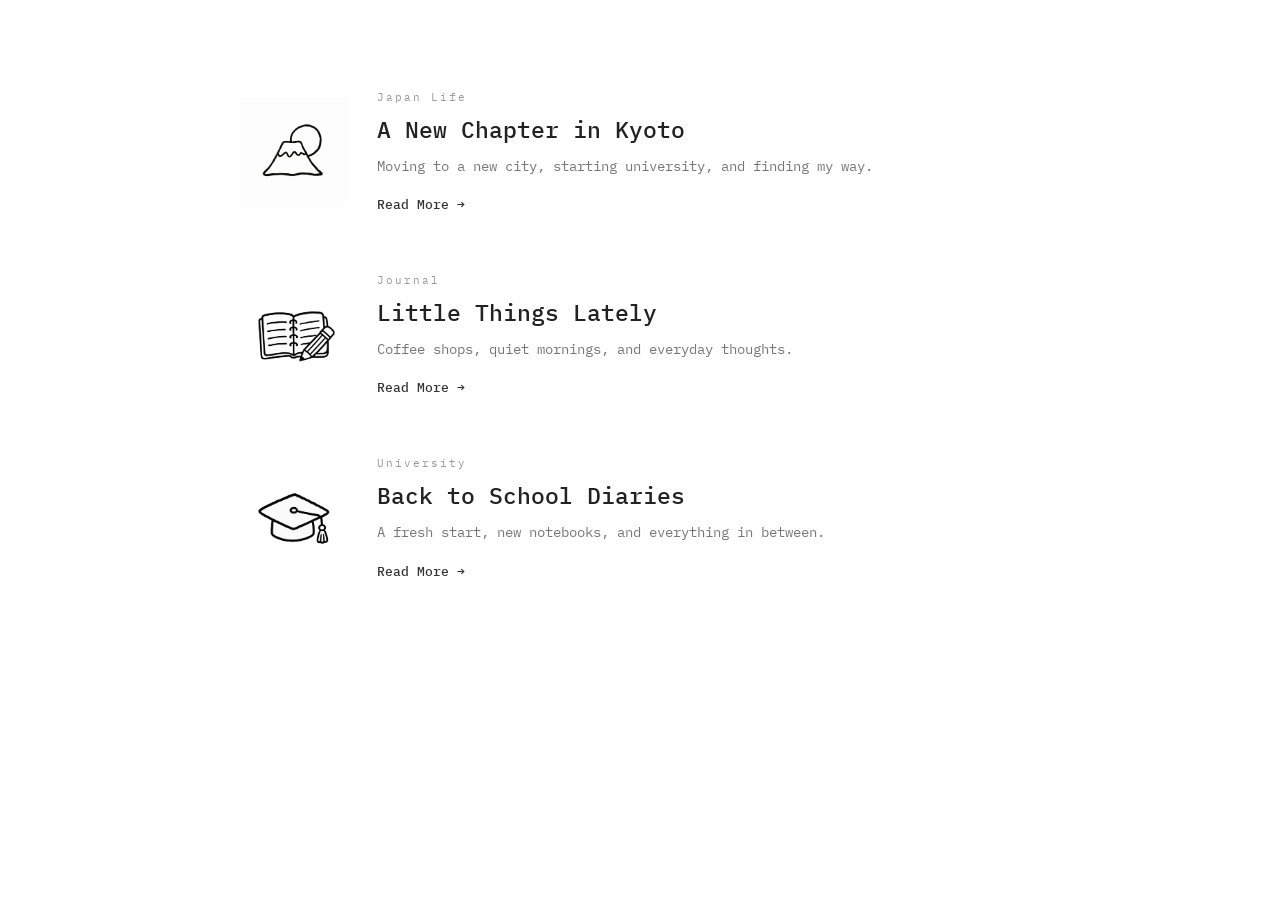
<file: index.html>
<!DOCTYPE html>
<html lang="en">
<head>
  <meta charset="UTF-8">
  <meta name="viewport" content="width=device-width, initial-scale=1.0">

  <title>Jabrieya | Personal Blog</title>

  <!-- IBM PLEX MONO FONT -->
  <link rel="preconnect" href="https://fonts.googleapis.com">
  <link rel="preconnect" href="https://fonts.gstatic.com" crossorigin>
  <link href="https://fonts.googleapis.com/css2?family=IBM+Plex+Mono:wght@400;500;600&display=swap" rel="stylesheet">

  <style>
    /* GENERAL STYLING */
    * {
      box-sizing: border-box;
    }

    body {
      margin: 0;
      background: #ffffff;
      color: #222222;
      font-family: 'IBM Plex Mono', monospace;
    }

    /* BLOG SECTION */
    .blog-posts {
      width: 100%;
      max-width: 850px;
      margin: 60px auto;
      padding: 0 24px;
    }

    /* INDIVIDUAL BLOG POSTS */
    .blog-post {
      display: flex;
      align-items: center;
      gap: 28px;
      padding: 30px 0;
    }

    /* POST ICONS */
    .post-icon {
      width: 110px;
      height: 110px;
      object-fit: contain;
      flex-shrink: 0;
    }

    /* POST CONTENT */
    .post-content {
      flex: 1;
      min-width: 0;
    }

    .post-category {
      display: block;
      font-size: 11px;
      letter-spacing: 2px;
      color: #999999;
      margin-bottom: 10px;
    }

    .post-content h2 {
      font-size: 23px;
      font-weight: 500;
      margin: 0 0 10px;
    }

    .post-content p {
      font-size: 14px;
      line-height: 1.8;
      color: #777777;
      margin: 0 0 14px;
    }

    /* READ MORE LINKS */
    .read-more {
      display: inline-flex;
      align-items: center;
      gap: 8px;
      font-family: inherit;
      font-size: 13px;
      font-weight: 500;
      color: #333333;
      text-decoration: none;
      transition: gap 0.2s ease;
    }

    .read-more:hover {
      gap: 15px;
    }

    .read-more:focus-visible {
      outline: 2px solid #333333;
      outline-offset: 4px;
    }

    /* MOBILE LAYOUT */
    @media (max-width: 600px) {
      .blog-posts {
        margin: 30px auto;
        padding: 0 18px;
      }

      .blog-post {
        gap: 16px;
        padding: 24px 0;
      }

      .post-icon {
        width: 75px;
        height: 75px;
      }

      .post-content h2 {
        font-size: 18px;
      }

      .post-content p {
        font-size: 13px;
      }
    }
  </style>
</head>

<body>

  <main>
    <section class="blog-posts">

      <!-- BLOG POST 1 -->
      <article class="blog-post">
        <img
          src="assets/japan.png"
          alt=""
          class="post-icon"
        >

        <div class="post-content">
          <span class="post-category">Japan Life</span>

          <h2>A New Chapter in Kyoto</h2>

          <p>
            Moving to a new city, starting university,
            and finding my way.
          </p>

          <a href="posts/kyoto.html" class="read-more">
            Read More <span aria-hidden="true">→</span>
          </a>
        </div>
      </article>

      <!-- BLOG POST 2 -->
      <article class="blog-post">
        <img
          src="assets/notebook.png"
          alt=""
        class="post-icon"
        >

        <div class="post-content">
          <span class="post-category">Journal</span>

          <h2>Little Things Lately</h2>

          <p>
            Coffee shops, quiet mornings,
            and everyday thoughts.
          </p>

          <a href="posts/journal.html" class="read-more">
            Read More <span aria-hidden="true">→</span>
          </a>
        </div>
      </article>

      <!-- BLOG POST 3 -->
      <article class="blog-post">
        <img
          src="assets/university.png"
          alt=""
          class="post-icon"
        >

        <div class="post-content">
          <span class="post-category">University</span>

          <h2>Back to School Diaries</h2>

          <p>
            A fresh start, new notebooks,
            and everything in between.
          </p>

          <a href="posts/university.html" class="read-more">
            Read More <span aria-hidden="true">→</span>
          </a>
        </div>
      </article>

    </section>
  </main>

</body>
</html>
</file>
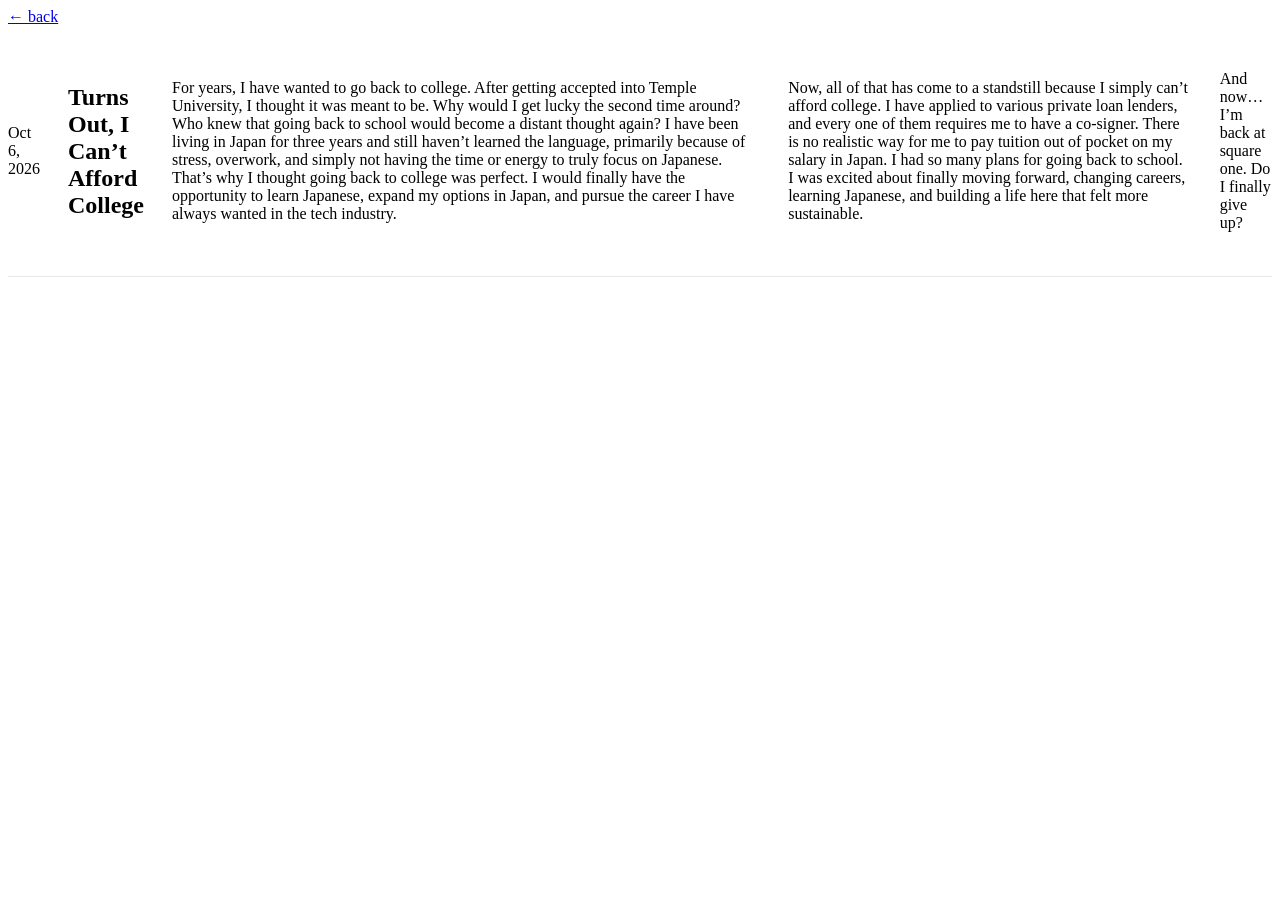
<file: post-1.html>
<!DOCTYPE html>
<html lang="en">
<head>
  <meta charset="UTF-8" />
  <meta name="viewport" content="width=device-width, initial-scale=1.0" />
  <title>starting over, again</title>
  <link href="https://fonts.googleapis.com/css2?family=Space+Mono:wght@400;700&display=swap" rel="stylesheet">
  <link rel="stylesheet" href="style.css" />
</head>

<body>
  <main class="post-page">
    <a class="back-link" href="index.html">← back</a>

    <article class="blog-post">
      <p class="post-date">Oct 6, 2026</p>

      <h1>Turns Out, I Can’t Afford College</h1>

      <p>
For years, I have wanted to go back to college. After getting accepted into Temple University, I thought it was meant to be. Why would I get lucky the second time around?

Who knew that going back to school would become a distant thought again?

I have been living in Japan for three years and still haven’t learned the language, primarily because of stress, overwork, and simply not having the time or energy to truly focus on Japanese. 
That’s why I thought going back to college was perfect. I would finally have the opportunity to learn Japanese, expand my options in Japan, and pursue the career I have always wanted in the tech industry.
      </p>

      <p>
Now, all of that has come to a standstill because I simply can’t afford college.

I have applied to various private loan lenders, and every one of them requires me to have a co-signer. 
There is no realistic way for me to pay tuition out of pocket on my salary in Japan.

I had so many plans for going back to school. I was excited about finally moving forward, changing careers, learning Japanese, and building a life here that felt more sustainable.
      </p>

      <p>
And now… I’m back at square one.

Do I finally give up?
      </p>
    </article>
  </main>
</body>
</html>
</file>
<file: style.css>
.blog-posts {
  max-width: 850px;
  margin: 60px auto;
  padding: 0 20px;
}

.blog-post {
  display: flex;
  align-items: center;
  gap: 28px;
  padding: 28px 0;
  border-bottom: 1px solid #e8e8e8;
}

.post-icon {
  width: 110px;
  height: 110px;
  object-fit: contain;
  flex-shrink: 0;
}

.post-content {
  flex: 1;
  min-width: 0;
}

.post-category {
  font-size: 11px;
  letter-spacing: 2px;
  color: #999;
}

.post-content h2 {
  font-size: 23px;
  font-weight: 600;
  margin: 8px 0;
}

.post-content p {
  font-size: 14px;
  line-height: 1.7;
  color: #777;
  margin-bottom: 12px;
}

.read-more {
  display: inline-flex;
  align-items: center;
  gap: 8px;
  font-size: 13px;
  font-weight: 600;
  color: #333;
  text-decoration: none;
  transition: gap 0.2s ease;
}

.read-more:hover {
  gap: 15px;
}

/* Mobile layout */
@media (max-width: 600px) {
  .blog-post {
    gap: 15px;
    padding: 22px 0;
  }

  .post-icon {
    width: 75px;
    height: 75px;
  }

  .post-content h2 {
    font-size: 18px;
  }

  .post-content p {
    font-size: 13px;
  }
}
</file>
